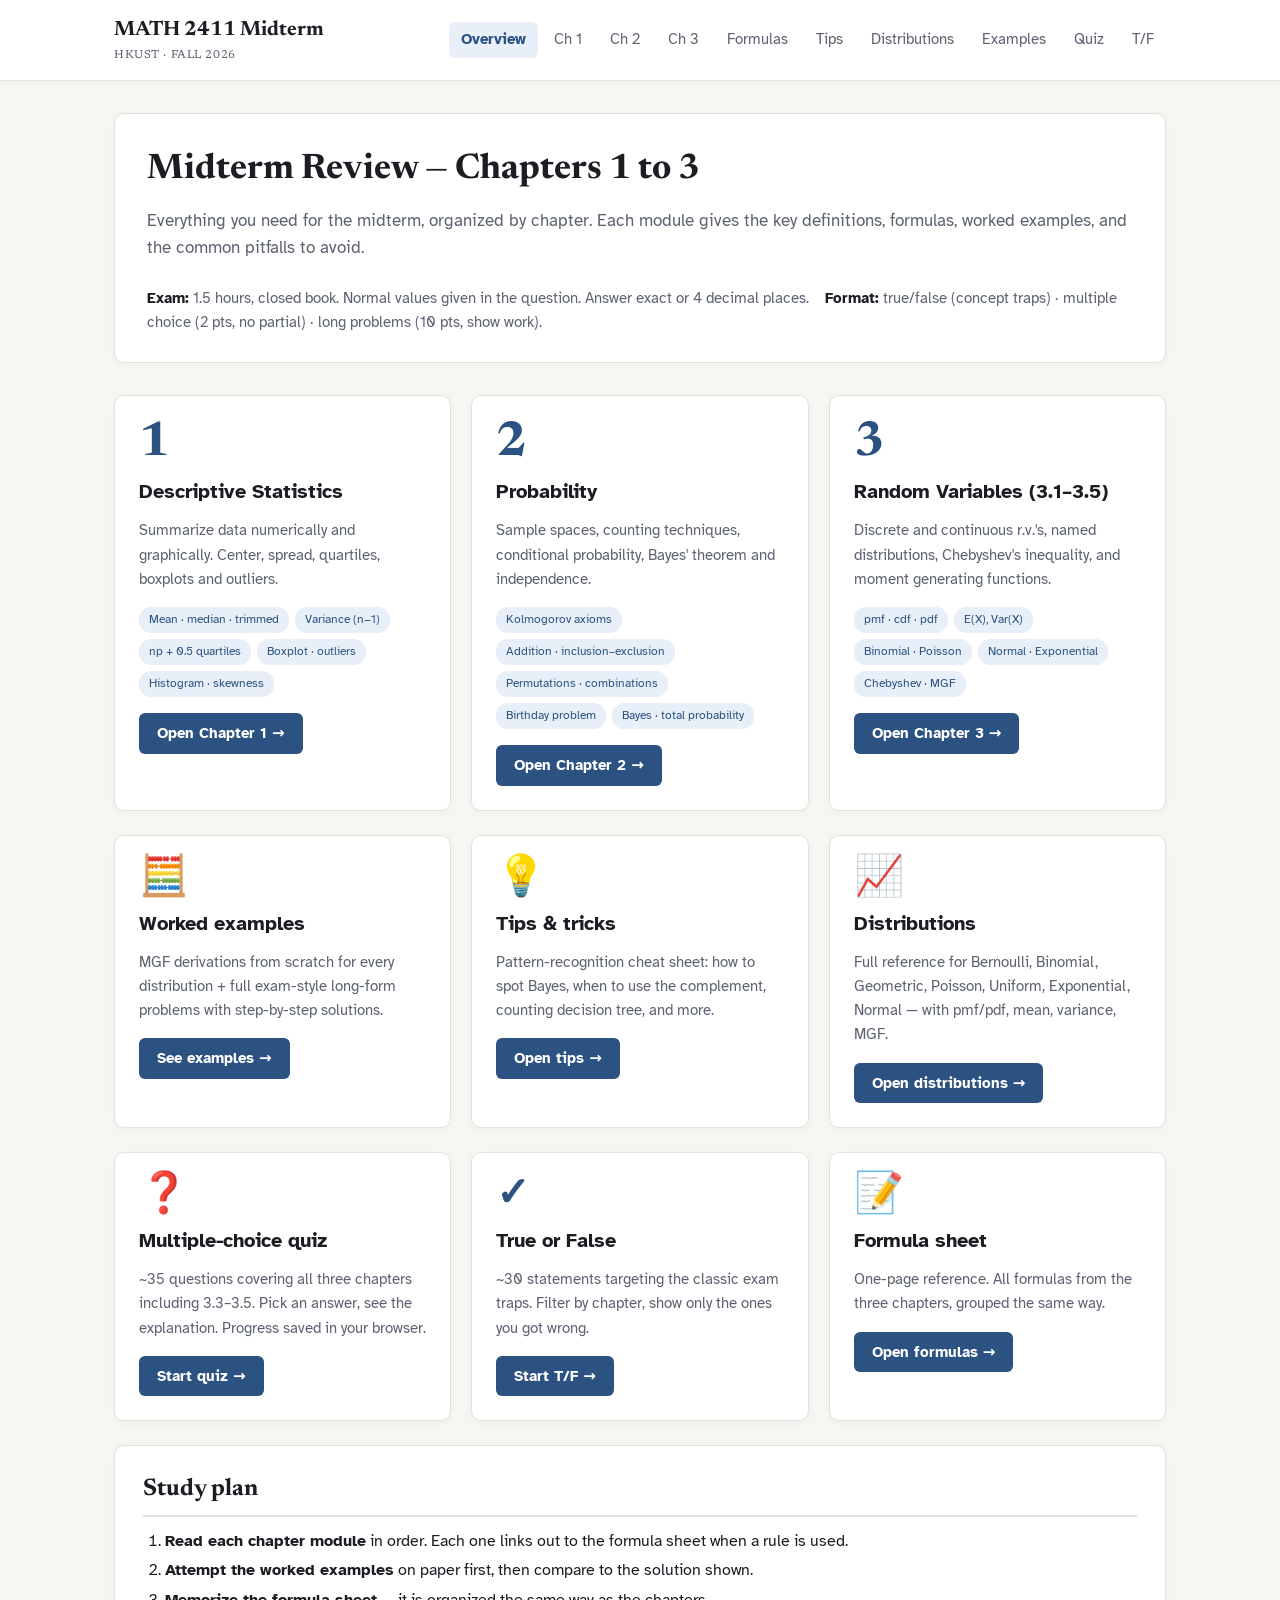
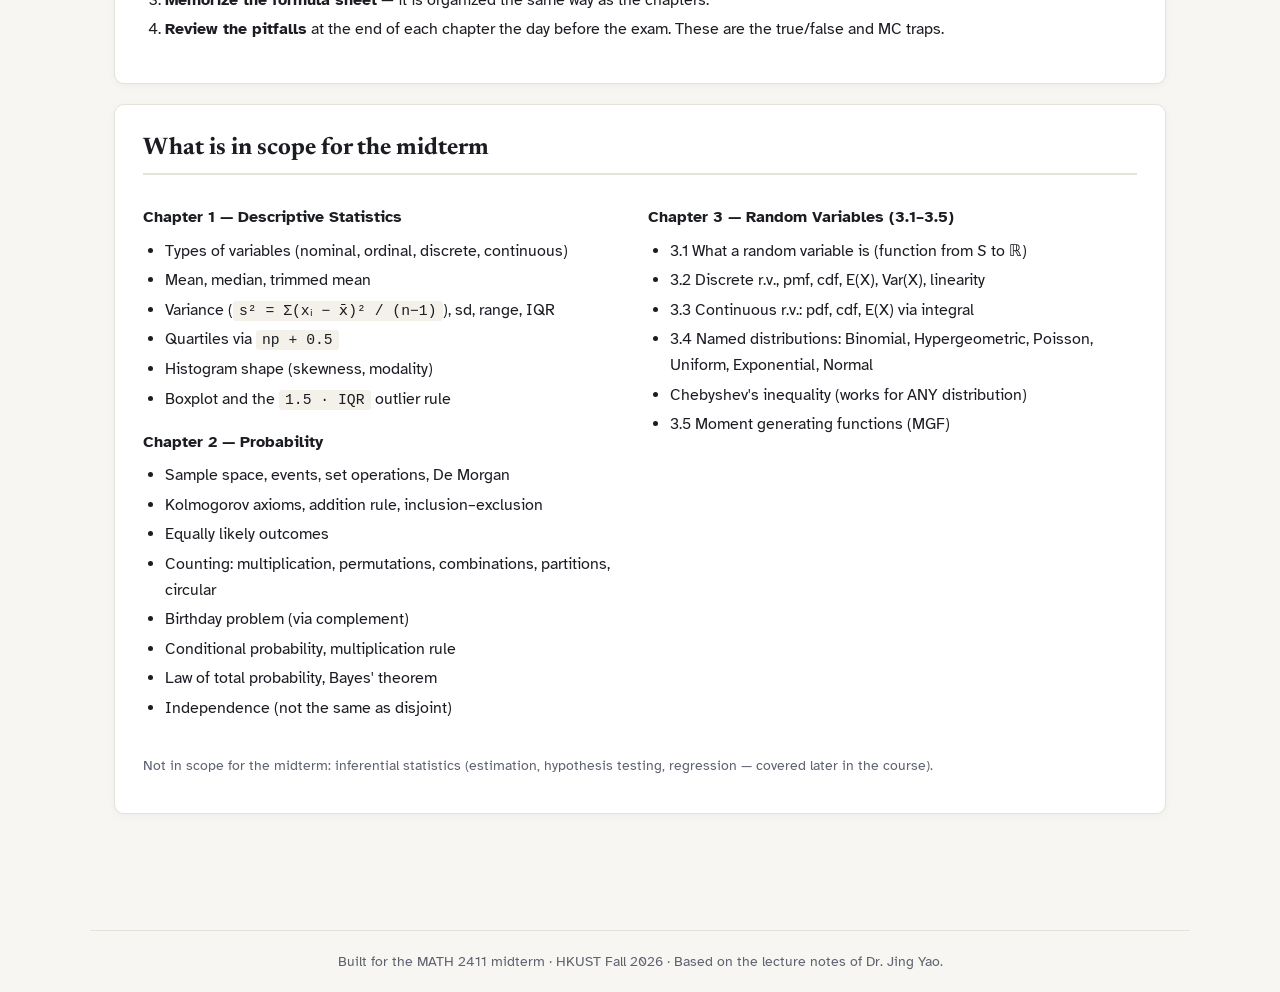
<file: index.html>
<!DOCTYPE html>
<html lang="en">
<head>
<meta charset="utf-8">
<meta name="viewport" content="width=device-width, initial-scale=1">
<title>MATH 2411 Midterm Review — Chapters 1–3</title>
<link rel="icon" href="data:image/svg+xml,<svg xmlns=%22http://www.w3.org/2000/svg%22 viewBox=%220 0 100 100%22><text y=%22.9em%22 font-size=%2290%22>📊</text></svg>">
<link rel="preconnect" href="https://fonts.googleapis.com">
<link rel="preconnect" href="https://fonts.gstatic.com" crossorigin>
<link href="https://fonts.googleapis.com/css2?family=Atkinson+Hyperlegible:wght@400;700&family=Newsreader:wght@500;700&display=swap" rel="stylesheet">
<link rel="stylesheet" href="css/styles.css">
</head>
<body>

<header class="top">
  <div class="top-inner">
    <div class="brand">MATH 2411 Midterm<small>HKUST · Fall 2026</small></div>
    <nav class="chapternav">
      <a href="index.html" class="active">Overview</a>
      <a href="chapter1.html">Ch 1</a>
      <a href="chapter2.html">Ch 2</a>
      <a href="chapter3.html">Ch 3</a>
      <a href="formulas.html">Formulas</a>
      <a href="tips.html">Tips</a>
      <a href="distributions.html">Distributions</a>
      <a href="examples.html">Examples</a>
      <a href="quiz.html">Quiz</a>
      <a href="true-false.html">T/F</a>
    </nav>
  </div>
</header>

<main class="wrap">

<div class="hero">
  <h1>Midterm Review — Chapters 1 to 3</h1>
  <p class="lede">Everything you need for the midterm, organized by chapter. Each module gives the key definitions, formulas, worked examples, and the common pitfalls to avoid.</p>
  <p style="margin: 0; color: var(--muted); font-size: 0.95rem;">
    <strong style="color: var(--ink);">Exam:</strong> 1.5 hours, closed book. Normal values given in the question. Answer exact or 4 decimal places.
    <strong style="color: var(--ink); margin-left: 12px;">Format:</strong> true/false (concept traps) · multiple choice (2 pts, no partial) · long problems (10 pts, show work).
  </p>
</div>

<div class="chapters">

  <div class="chapter-card">
    <div class="num">1</div>
    <h3>Descriptive Statistics</h3>
    <p>Summarize data numerically and graphically. Center, spread, quartiles, boxplots and outliers.</p>
    <div class="topics">
      <span class="topic-chip">Mean · median · trimmed</span>
      <span class="topic-chip">Variance (n−1)</span>
      <span class="topic-chip">np + 0.5 quartiles</span>
      <span class="topic-chip">Boxplot · outliers</span>
      <span class="topic-chip">Histogram · skewness</span>
    </div>
    <a href="chapter1.html" class="card-link">Open Chapter 1 →</a>
  </div>

  <div class="chapter-card">
    <div class="num">2</div>
    <h3>Probability</h3>
    <p>Sample spaces, counting techniques, conditional probability, Bayes' theorem and independence.</p>
    <div class="topics">
      <span class="topic-chip">Kolmogorov axioms</span>
      <span class="topic-chip">Addition · inclusion–exclusion</span>
      <span class="topic-chip">Permutations · combinations</span>
      <span class="topic-chip">Birthday problem</span>
      <span class="topic-chip">Bayes · total probability</span>
    </div>
    <a href="chapter2.html" class="card-link">Open Chapter 2 →</a>
  </div>

  <div class="chapter-card">
    <div class="num">3</div>
    <h3>Random Variables (3.1–3.5)</h3>
    <p>Discrete and continuous r.v.'s, named distributions, Chebyshev's inequality, and moment generating functions.</p>
    <div class="topics">
      <span class="topic-chip">pmf · cdf · pdf</span>
      <span class="topic-chip">E(X), Var(X)</span>
      <span class="topic-chip">Binomial · Poisson</span>
      <span class="topic-chip">Normal · Exponential</span>
      <span class="topic-chip">Chebyshev · MGF</span>
    </div>
    <a href="chapter3.html" class="card-link">Open Chapter 3 →</a>
  </div>

</div>

<div class="chapters" style="margin-top: 24px;">
  <div class="chapter-card">
    <div class="num" style="font-size: 2.5rem;">🧮</div>
    <h3>Worked examples</h3>
    <p>MGF derivations from scratch for every distribution + full exam-style long-form problems with step-by-step solutions.</p>
    <a href="examples.html" class="card-link">See examples →</a>
  </div>
  <div class="chapter-card">
    <div class="num" style="font-size: 2.5rem;">💡</div>
    <h3>Tips &amp; tricks</h3>
    <p>Pattern-recognition cheat sheet: how to spot Bayes, when to use the complement, counting decision tree, and more.</p>
    <a href="tips.html" class="card-link">Open tips →</a>
  </div>
  <div class="chapter-card">
    <div class="num" style="font-size: 2.5rem;">📈</div>
    <h3>Distributions</h3>
    <p>Full reference for Bernoulli, Binomial, Geometric, Poisson, Uniform, Exponential, Normal — with pmf/pdf, mean, variance, MGF.</p>
    <a href="distributions.html" class="card-link">Open distributions →</a>
  </div>
</div>

<div class="chapters" style="margin-top: 24px;">
  <div class="chapter-card">
    <div class="num" style="font-size: 2.5rem;">❓</div>
    <h3>Multiple-choice quiz</h3>
    <p>~35 questions covering all three chapters including 3.3–3.5. Pick an answer, see the explanation. Progress saved in your browser.</p>
    <a href="quiz.html" class="card-link">Start quiz →</a>
  </div>
  <div class="chapter-card">
    <div class="num" style="font-size: 2.5rem;">✓</div>
    <h3>True or False</h3>
    <p>~30 statements targeting the classic exam traps. Filter by chapter, show only the ones you got wrong.</p>
    <a href="true-false.html" class="card-link">Start T/F →</a>
  </div>
  <div class="chapter-card">
    <div class="num" style="font-size: 2.5rem;">📝</div>
    <h3>Formula sheet</h3>
    <p>One-page reference. All formulas from the three chapters, grouped the same way.</p>
    <a href="formulas.html" class="card-link">Open formulas →</a>
  </div>
</div>

<div class="section">
  <h2 style="margin-top: 0;">Study plan</h2>
  <ol>
    <li><strong>Read each chapter module</strong> in order. Each one links out to the formula sheet when a rule is used.</li>
    <li><strong>Attempt the worked examples</strong> on paper first, then compare to the solution shown.</li>
    <li><strong>Memorize the formula sheet</strong> — it is organized the same way as the chapters.</li>
    <li><strong>Review the pitfalls</strong> at the end of each chapter the day before the exam. These are the true/false and MC traps.</li>
  </ol>
</div>

<div class="section">
  <h2 style="margin-top: 0;">What is in scope for the midterm</h2>
  <div class="two-col">
    <div>
      <h4>Chapter 1 — Descriptive Statistics</h4>
      <ul>
        <li>Types of variables (nominal, ordinal, discrete, continuous)</li>
        <li>Mean, median, trimmed mean</li>
        <li>Variance (<code>s² = Σ(xᵢ − x̄)² / (n−1)</code>), sd, range, IQR</li>
        <li>Quartiles via <code>np + 0.5</code></li>
        <li>Histogram shape (skewness, modality)</li>
        <li>Boxplot and the <code>1.5 · IQR</code> outlier rule</li>
      </ul>
      <h4>Chapter 2 — Probability</h4>
      <ul>
        <li>Sample space, events, set operations, De Morgan</li>
        <li>Kolmogorov axioms, addition rule, inclusion–exclusion</li>
        <li>Equally likely outcomes</li>
        <li>Counting: multiplication, permutations, combinations, partitions, circular</li>
        <li>Birthday problem (via complement)</li>
        <li>Conditional probability, multiplication rule</li>
        <li>Law of total probability, Bayes' theorem</li>
        <li>Independence (not the same as disjoint)</li>
      </ul>
    </div>
    <div>
      <h4>Chapter 3 — Random Variables (3.1–3.5)</h4>
      <ul>
        <li>3.1 What a random variable is (function from <em>S</em> to ℝ)</li>
        <li>3.2 Discrete r.v., pmf, cdf, E(X), Var(X), linearity</li>
        <li>3.3 Continuous r.v.: pdf, cdf, E(X) via integral</li>
        <li>3.4 Named distributions: Binomial, Hypergeometric, Poisson, Uniform, Exponential, Normal</li>
        <li>Chebyshev's inequality (works for ANY distribution)</li>
        <li>3.5 Moment generating functions (MGF)</li>
      </ul>
    </div>
  </div>
  <p style="margin-top: 16px; color: var(--muted); font-size: 0.9rem;">
    Not in scope for the midterm: inferential statistics (estimation, hypothesis testing, regression — covered later in the course).
  </p>
</div>

</main>

<footer>
  Built for the MATH 2411 midterm · HKUST Fall 2026 · Based on the lecture notes of Dr. Jing Yao.
</footer>

</body>
</html>
</file>
<file: css/styles.css>
:root {
  --bg: #f7f6f2;
  --panel: #ffffff;
  --ink: #1b1d23;
  --muted: #5c6270;
  --line: #e4e2db;
  --accent: #2c5282;
  --accent-soft: #e8eff8;
  --mark: #b7791f;
  --mark-soft: #fdf5e6;
  --good: #2f855a;
  --warn: #c53030;
  --code-bg: #f3f1ea;
  --shadow: 0 2px 8px rgba(0,0,0,0.04);
}

@media (prefers-color-scheme: dark) {
  :root {
    --bg: #15171c;
    --panel: #1e2128;
    --ink: #e8e8e3;
    --muted: #9aa0ac;
    --line: #2d3038;
    --accent: #7fb3e8;
    --accent-soft: #253142;
    --mark: #ecc94b;
    --mark-soft: #2d2817;
    --good: #68d391;
    --warn: #fc8181;
    --code-bg: #262932;
    --shadow: 0 2px 10px rgba(0,0,0,0.3);
  }
}

* { box-sizing: border-box; }
html { scroll-behavior: smooth; }
body {
  margin: 0;
  background: var(--bg);
  color: var(--ink);
  font-family: 'Atkinson Hyperlegible', 'Segoe UI', system-ui, sans-serif;
  line-height: 1.6;
  font-size: 16px;
}

a { color: var(--accent); text-decoration: none; }
a:hover { text-decoration: underline; }

header.top {
  background: var(--panel);
  border-bottom: 1px solid var(--line);
  position: sticky;
  top: 0;
  z-index: 10;
  box-shadow: var(--shadow);
}
.top-inner {
  max-width: 1100px;
  margin: 0 auto;
  padding: 14px 24px;
  display: flex;
  align-items: center;
  justify-content: space-between;
  gap: 20px;
  flex-wrap: wrap;
}
.brand {
  font-family: 'Newsreader', Georgia, serif;
  font-weight: 700;
  font-size: 1.3rem;
  color: var(--ink);
}
.brand small {
  display: block;
  font-size: 0.72rem;
  color: var(--muted);
  font-weight: 400;
  letter-spacing: 0.05em;
  text-transform: uppercase;
}
nav.chapternav {
  display: flex;
  gap: 4px;
  flex-wrap: wrap;
}
nav.chapternav a {
  padding: 6px 12px;
  border-radius: 6px;
  color: var(--muted);
  font-size: 0.92rem;
  transition: all 0.15s;
}
nav.chapternav a:hover {
  background: var(--accent-soft);
  color: var(--accent);
  text-decoration: none;
}
nav.chapternav a.active {
  background: var(--accent-soft);
  color: var(--accent);
  font-weight: 600;
}

main.wrap {
  max-width: 1100px;
  margin: 0 auto;
  padding: 32px 24px 64px;
}

h1 {
  font-family: 'Newsreader', Georgia, serif;
  font-weight: 700;
  font-size: 2.2rem;
  margin: 0 0 8px;
  color: var(--ink);
}
h2 {
  font-family: 'Newsreader', Georgia, serif;
  font-weight: 700;
  font-size: 1.5rem;
  margin: 40px 0 12px;
  padding-bottom: 6px;
  border-bottom: 2px solid var(--line);
  color: var(--ink);
}
h3 {
  font-weight: 700;
  font-size: 1.1rem;
  margin: 24px 0 8px;
  color: var(--accent);
}
h4 {
  font-weight: 700;
  font-size: 0.98rem;
  margin: 18px 0 6px;
  color: var(--ink);
}

p { margin: 0 0 12px; }
.lede { color: var(--muted); font-size: 1.05rem; margin-bottom: 24px; }

.hero {
  background: var(--panel);
  border: 1px solid var(--line);
  border-radius: 10px;
  padding: 28px 32px;
  margin-bottom: 32px;
  box-shadow: var(--shadow);
}
.hero h1 { margin-bottom: 10px; }

.chapters {
  display: grid;
  grid-template-columns: repeat(auto-fit, minmax(300px, 1fr));
  gap: 20px;
  margin: 24px 0;
}
.chapter-card {
  background: var(--panel);
  border: 1px solid var(--line);
  border-radius: 10px;
  padding: 24px;
  box-shadow: var(--shadow);
  transition: transform 0.15s, box-shadow 0.15s;
}
.chapter-card:hover {
  transform: translateY(-2px);
  box-shadow: 0 6px 16px rgba(0,0,0,0.08);
}
.chapter-card .num {
  font-family: 'Newsreader', Georgia, serif;
  font-size: 3rem;
  font-weight: 700;
  color: var(--accent);
  line-height: 1;
  margin-bottom: 8px;
}
.chapter-card h3 {
  margin: 0 0 10px;
  color: var(--ink);
  font-size: 1.25rem;
}
.chapter-card p {
  color: var(--muted);
  font-size: 0.95rem;
  margin: 0 0 16px;
}
.chapter-card .topics {
  display: flex;
  flex-wrap: wrap;
  gap: 6px;
  margin-bottom: 16px;
}
.topic-chip {
  background: var(--accent-soft);
  color: var(--accent);
  padding: 3px 10px;
  border-radius: 12px;
  font-size: 0.78rem;
}
.chapter-card a.card-link {
  display: inline-block;
  background: var(--accent);
  color: white;
  padding: 8px 18px;
  border-radius: 6px;
  font-weight: 600;
  font-size: 0.95rem;
}
.chapter-card a.card-link:hover {
  text-decoration: none;
  background: #1e3a5f;
}

.section {
  background: var(--panel);
  border: 1px solid var(--line);
  border-radius: 10px;
  padding: 24px 28px;
  margin-bottom: 20px;
  box-shadow: var(--shadow);
}

.definition {
  background: var(--accent-soft);
  border-left: 4px solid var(--accent);
  padding: 14px 18px;
  margin: 16px 0;
  border-radius: 4px;
}
.definition .label {
  font-weight: 700;
  color: var(--accent);
  font-size: 0.85rem;
  letter-spacing: 0.05em;
  text-transform: uppercase;
  display: block;
  margin-bottom: 4px;
}

.formula {
  background: var(--code-bg);
  padding: 12px 18px;
  margin: 12px 0;
  border-radius: 6px;
  overflow-x: auto;
  font-size: 1.05em;
}

.example {
  background: var(--mark-soft);
  border-left: 4px solid var(--mark);
  padding: 14px 18px;
  margin: 16px 0;
  border-radius: 4px;
}
.example .label {
  font-weight: 700;
  color: var(--mark);
  font-size: 0.85rem;
  letter-spacing: 0.05em;
  text-transform: uppercase;
  display: block;
  margin-bottom: 4px;
}

.pitfall {
  background: #fff5f5;
  border-left: 4px solid var(--warn);
  padding: 14px 18px;
  margin: 16px 0;
  border-radius: 4px;
}
@media (prefers-color-scheme: dark) {
  .pitfall { background: #2a1818; }
}
.pitfall .label {
  font-weight: 700;
  color: var(--warn);
  font-size: 0.85rem;
  letter-spacing: 0.05em;
  text-transform: uppercase;
  display: block;
  margin-bottom: 4px;
}

ul, ol { padding-left: 22px; margin: 8px 0 16px; }
li { margin: 4px 0; }

table {
  width: 100%;
  border-collapse: collapse;
  margin: 14px 0;
  background: var(--panel);
  font-size: 0.95em;
}
th, td {
  border-bottom: 1px solid var(--line);
  padding: 8px 12px;
  text-align: left;
}
th {
  background: var(--code-bg);
  font-weight: 700;
  font-size: 0.88rem;
  text-transform: uppercase;
  letter-spacing: 0.03em;
  color: var(--muted);
}

code {
  background: var(--code-bg);
  padding: 2px 6px;
  border-radius: 3px;
  font-family: 'Consolas', 'Courier New', monospace;
  font-size: 0.92em;
}

.toc {
  background: var(--code-bg);
  border-radius: 6px;
  padding: 12px 16px;
  margin: 16px 0 24px;
}
.toc h4 {
  margin: 0 0 6px;
  font-size: 0.85rem;
  text-transform: uppercase;
  letter-spacing: 0.05em;
  color: var(--muted);
}
.toc ul { margin: 0; padding-left: 18px; }
.toc li { margin: 2px 0; }

.key-points {
  background: #f0f9f4;
  border: 1px solid #c6f6d5;
  border-radius: 6px;
  padding: 16px 20px;
  margin: 20px 0;
}
@media (prefers-color-scheme: dark) {
  .key-points { background: #1a2a1f; border-color: #2d4a35; }
}
.key-points h4 {
  margin-top: 0;
  color: var(--good);
}

.two-col {
  display: grid;
  grid-template-columns: 1fr 1fr;
  gap: 16px;
}
@media (max-width: 700px) {
  .two-col { grid-template-columns: 1fr; }
  .top-inner { padding: 10px 16px; }
  main.wrap { padding: 20px 16px 48px; }
  .hero { padding: 20px; }
  .section { padding: 18px; }
  h1 { font-size: 1.7rem; }
  h2 { font-size: 1.3rem; }
  .chapter-card .num { font-size: 2.2rem; }
}

footer {
  max-width: 1100px;
  margin: 32px auto 0;
  padding: 20px 24px;
  color: var(--muted);
  font-size: 0.85rem;
  text-align: center;
  border-top: 1px solid var(--line);
}

.back-top {
  position: fixed;
  bottom: 24px;
  right: 24px;
  background: var(--accent);
  color: white;
  padding: 10px 14px;
  border-radius: 50%;
  box-shadow: 0 4px 12px rgba(0,0,0,0.2);
  font-weight: 700;
  opacity: 0;
  pointer-events: none;
  transition: opacity 0.2s;
}
.back-top.show { opacity: 1; pointer-events: auto; }

/* Overview sidebar on chapter pages */
.chapter-layout {
  display: grid;
  grid-template-columns: 220px 1fr;
  gap: 28px;
}
.chapter-sidebar {
  position: sticky;
  top: 80px;
  align-self: start;
  background: var(--panel);
  border: 1px solid var(--line);
  border-radius: 8px;
  padding: 16px;
  box-shadow: var(--shadow);
  max-height: calc(100vh - 100px);
  overflow-y: auto;
}
.chapter-sidebar h4 {
  margin: 0 0 8px;
  font-size: 0.78rem;
  text-transform: uppercase;
  letter-spacing: 0.05em;
  color: var(--muted);
}
.chapter-sidebar ul { padding-left: 0; list-style: none; margin: 0; }
.chapter-sidebar li { margin: 0; }
.chapter-sidebar a {
  display: block;
  padding: 6px 10px;
  color: var(--muted);
  font-size: 0.9rem;
  border-radius: 4px;
  transition: background 0.1s;
}
.chapter-sidebar a:hover {
  background: var(--accent-soft);
  color: var(--accent);
  text-decoration: none;
}
@media (max-width: 900px) {
  .chapter-layout { grid-template-columns: 1fr; }
  .chapter-sidebar { position: static; max-height: none; }
}

mark.hl { background: var(--mark-soft); color: var(--ink); padding: 0 3px; }

/* ======== QUIZ ======== */
.quiz-head {
  display: flex;
  align-items: center;
  gap: 12px;
  flex-wrap: wrap;
  margin: 16px 0 20px;
  padding: 14px 18px;
  background: var(--panel);
  border: 1px solid var(--line);
  border-radius: 8px;
  box-shadow: var(--shadow);
}
.filters.seg {
  display: flex;
  gap: 4px;
  flex-wrap: wrap;
}
.filters.seg button {
  padding: 6px 12px;
  border: 1px solid var(--line);
  background: var(--bg);
  color: var(--muted);
  border-radius: 6px;
  font-size: 0.88rem;
  font-family: inherit;
  cursor: pointer;
  transition: all 0.15s;
}
.filters.seg button:hover { background: var(--accent-soft); color: var(--accent); }
.filters.seg button[aria-pressed="true"] {
  background: var(--accent);
  color: white;
  border-color: var(--accent);
}
.score {
  margin-left: auto;
  font-weight: 700;
  color: var(--ink);
  font-size: 0.95rem;
}
.small-btn {
  padding: 6px 14px;
  border: 1px solid var(--line);
  background: var(--bg);
  color: var(--muted);
  border-radius: 6px;
  font-size: 0.88rem;
  font-family: inherit;
  cursor: pointer;
}
.small-btn:hover { background: var(--warn); color: white; border-color: var(--warn); }

.qcard {
  background: var(--panel);
  border: 1px solid var(--line);
  border-radius: 10px;
  padding: 20px 24px;
  margin-bottom: 14px;
  box-shadow: var(--shadow);
}
.qhead {
  display: flex;
  gap: 10px;
  margin-bottom: 10px;
  align-items: center;
}
.qchip {
  background: var(--accent-soft);
  color: var(--accent);
  padding: 2px 10px;
  border-radius: 10px;
  font-size: 0.78rem;
  font-weight: 700;
}
.qnum {
  color: var(--muted);
  font-size: 0.82rem;
  font-weight: 700;
}
.qtext {
  font-size: 1.05rem;
  margin-bottom: 14px;
  color: var(--ink);
}
.options {
  display: grid;
  grid-template-columns: 1fr 1fr;
  gap: 8px;
}
@media (max-width: 600px) {
  .options { grid-template-columns: 1fr; }
}
.tf-options { grid-template-columns: 1fr 1fr !important; }
.opt {
  display: flex;
  align-items: center;
  gap: 10px;
  text-align: left;
  padding: 10px 14px;
  background: var(--bg);
  border: 1px solid var(--line);
  border-radius: 6px;
  color: var(--ink);
  font-family: inherit;
  font-size: 0.95rem;
  cursor: pointer;
  transition: all 0.1s;
}
.opt:hover:not(:disabled) {
  background: var(--accent-soft);
  border-color: var(--accent);
}
.opt:disabled { cursor: default; }
.opt-letter {
  display: inline-flex;
  align-items: center;
  justify-content: center;
  min-width: 24px;
  height: 24px;
  background: var(--panel);
  border: 1px solid var(--line);
  border-radius: 4px;
  font-weight: 700;
  font-size: 0.82rem;
  color: var(--muted);
}
.opt.correct {
  background: #d4f5e0;
  border-color: var(--good);
  color: #22543d;
}
.opt.correct .opt-letter {
  background: var(--good);
  border-color: var(--good);
  color: white;
}
.opt.wrong {
  background: #fed7d7;
  border-color: var(--warn);
  color: #742a2a;
}
.opt.wrong .opt-letter {
  background: var(--warn);
  border-color: var(--warn);
  color: white;
}
@media (prefers-color-scheme: dark) {
  .opt.correct { background: #1a3024; color: #9ae6b4; }
  .opt.wrong { background: #3b1f1f; color: #feb2b2; }
}
.tfbtn {
  justify-content: center;
  font-weight: 700;
  font-size: 1rem;
  padding: 14px;
}
.explanation {
  margin-top: 12px;
  padding: 12px 16px;
  border-radius: 6px;
  font-size: 0.95rem;
  line-height: 1.5;
}
.explanation.right {
  background: #e8f6ed;
  border-left: 4px solid var(--good);
  color: #22543d;
}
.explanation.wrong {
  background: #fdeaea;
  border-left: 4px solid var(--warn);
  color: #742a2a;
}
@media (prefers-color-scheme: dark) {
  .explanation.right { background: #1a3024; color: #c6f6d5; }
  .explanation.wrong { background: #3b1f1f; color: #fed7d7; }
}

/* ======== SVG visuals ======== */
.visual {
  margin: 24px 0;
  padding: 20px 16px;
  background: var(--panel);
  border: 1px solid var(--line);
  border-radius: 8px;
  text-align: center;
}
.visual svg {
  width: 100%;
  max-width: 820px;
  height: auto;
  display: block;
  margin: 0 auto;
}
.visual .caption {
  margin-top: 12px;
  font-size: 0.9rem;
  color: var(--muted);
  font-style: italic;
  line-height: 1.5;
}
.visual-pair {
  display: grid;
  grid-template-columns: 1fr 1fr;
  gap: 16px;
  margin: 24px 0;
}
@media (max-width: 700px) {
  .visual-pair { grid-template-columns: 1fr; }
}
.visual-pair .visual {
  margin: 0;
}
</file>
